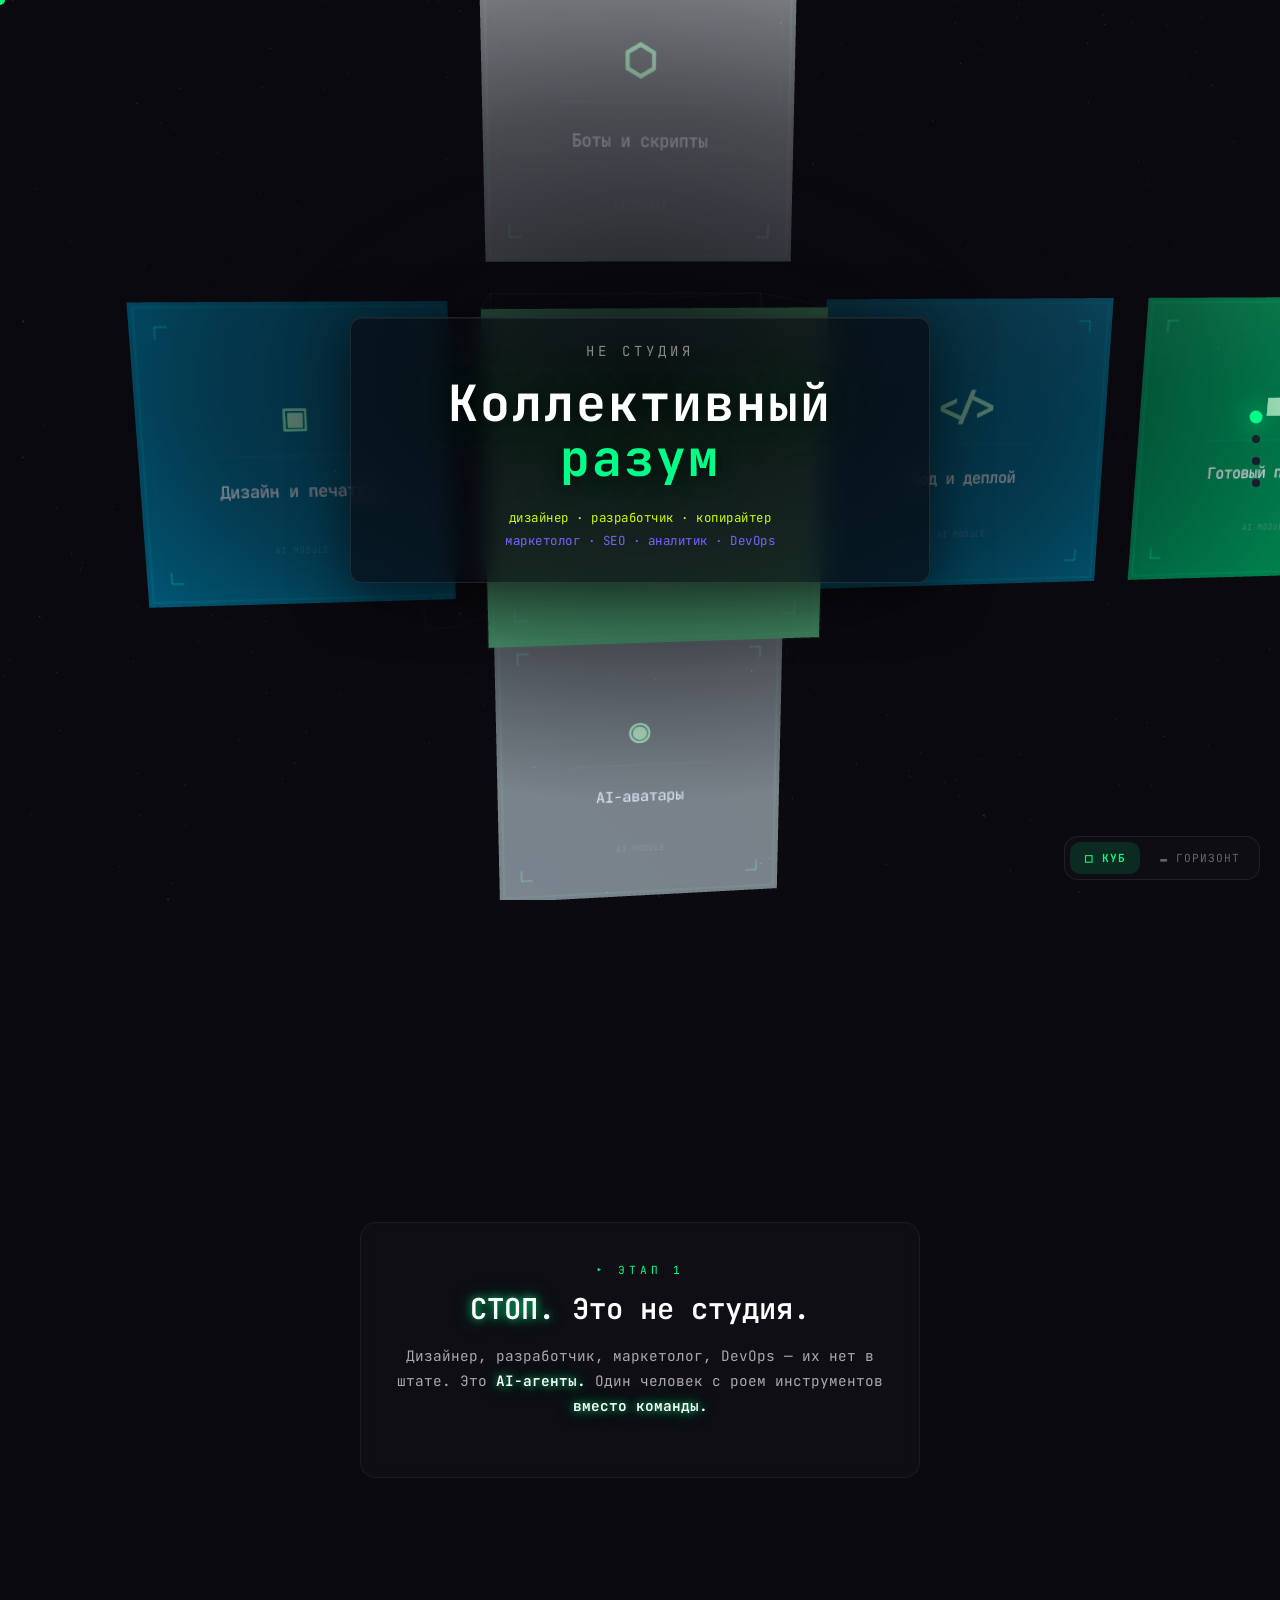
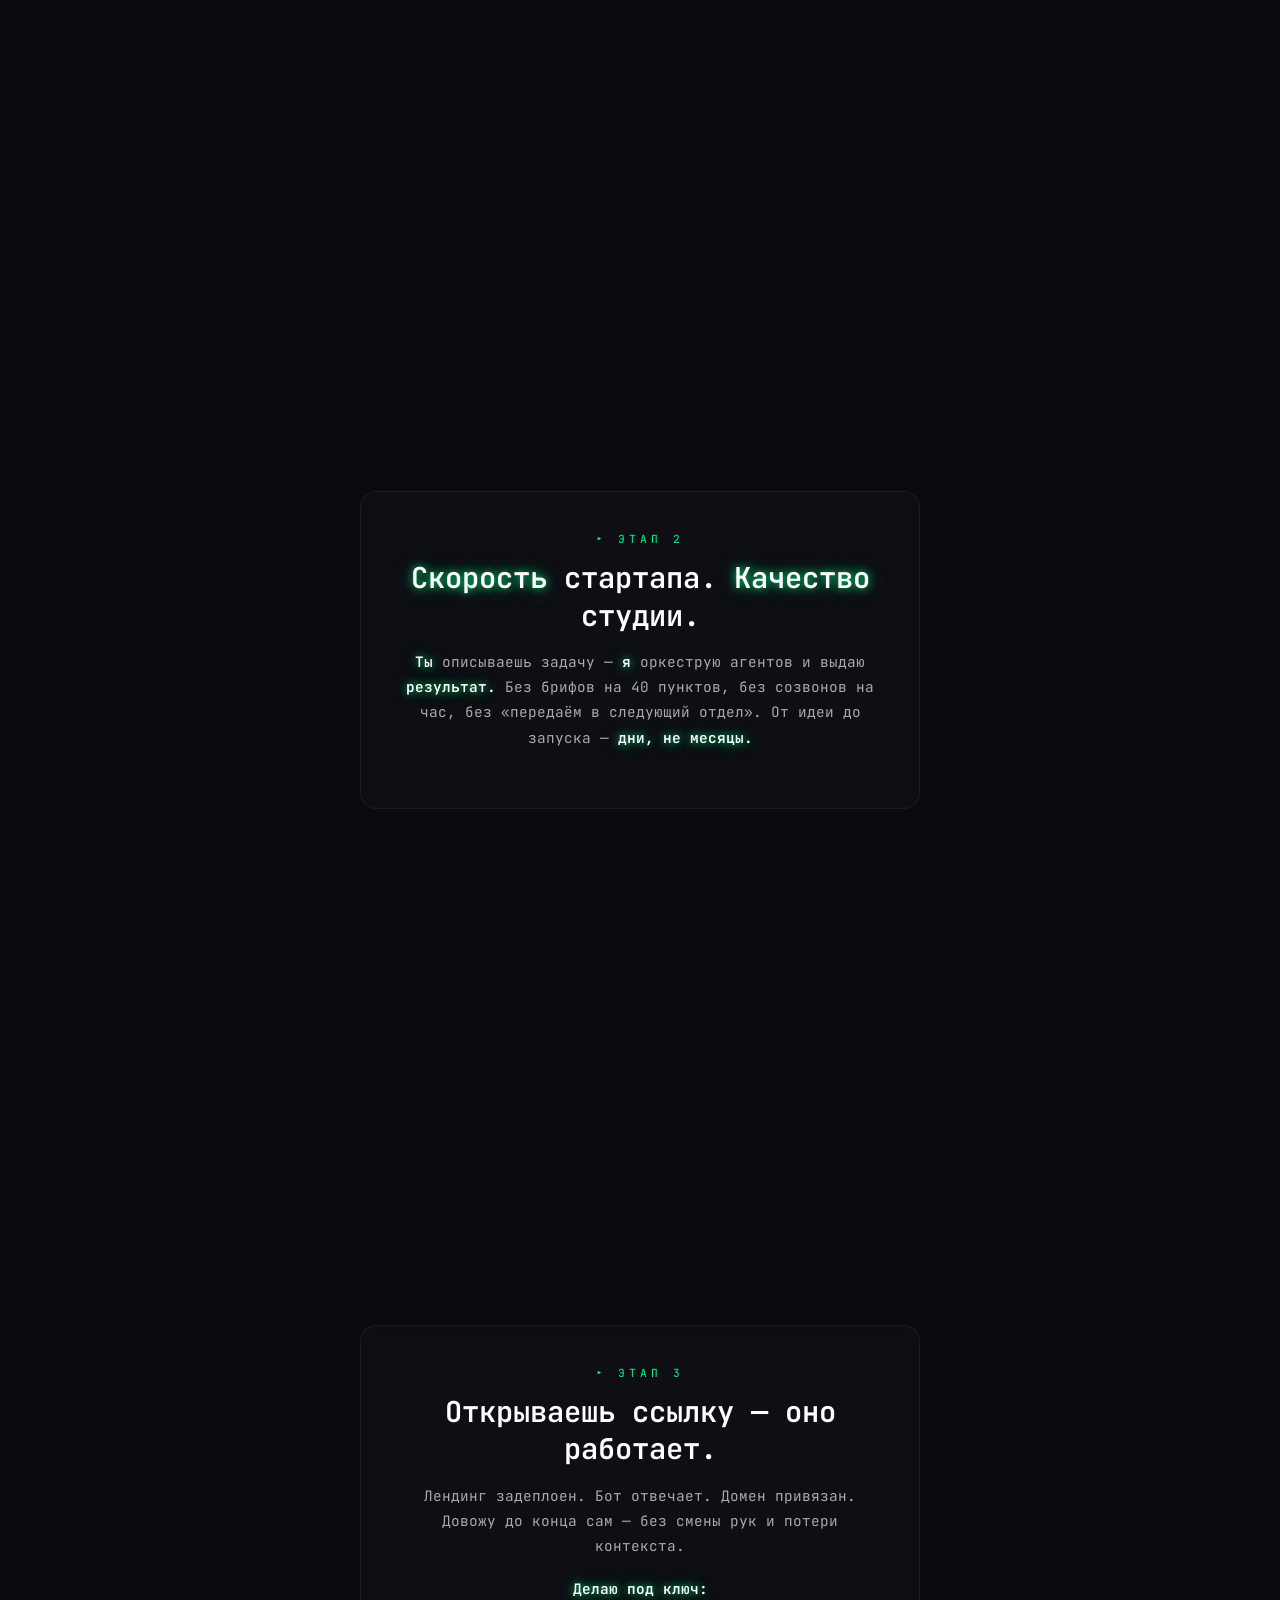
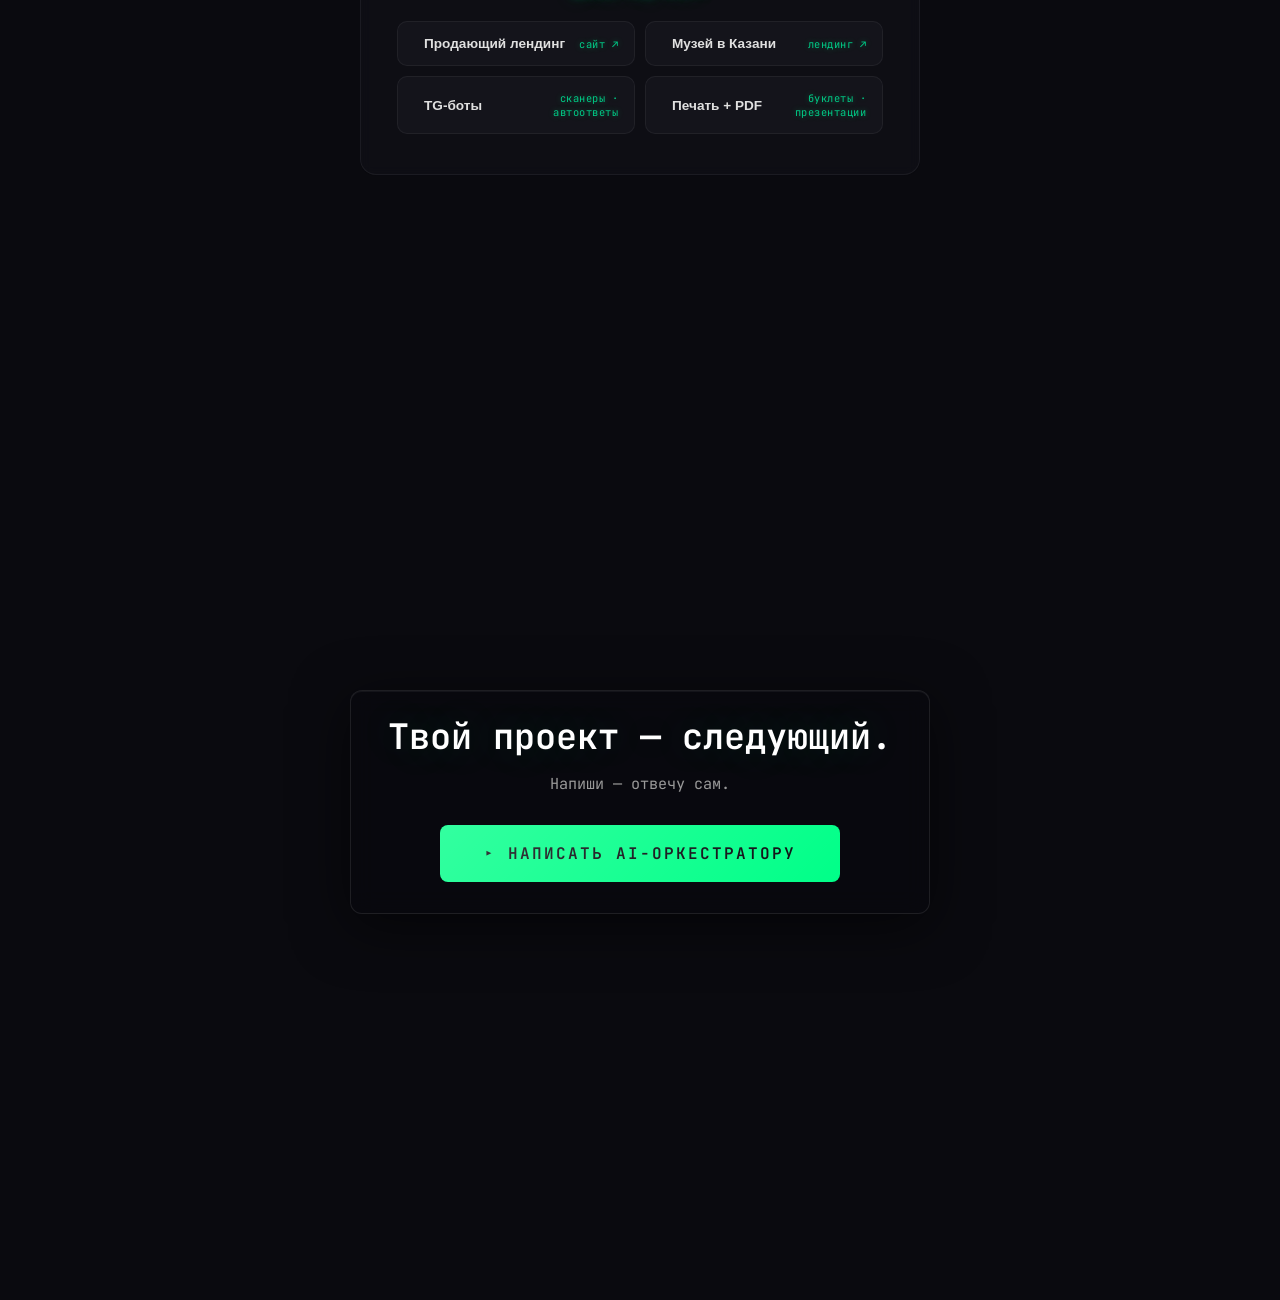
<file: index.html>
<!DOCTYPE html>
<html lang="ru">
<head>
    <meta charset="UTF-8" />
    <meta name="viewport" content="width=device-width, initial-scale=1.0" />
    <title>Один инженер вместо студии</title>
    <link rel="preconnect" href="https://fonts.googleapis.com">
    <link rel="preconnect" href="https://fonts.gstatic.com" crossorigin>
    <link href="https://fonts.googleapis.com/css2?family=Science+Gothic:wght@400;500;600;700&display=swap" rel="stylesheet">
    <link href="https://fonts.googleapis.com/css2?family=JetBrains+Mono:wght@400;600;700&display=swap" rel="stylesheet">
    <style>
        * { margin: 0; padding: 0; box-sizing: border-box; }
        #root { width: 100vw; min-height: 100vh; }
        #frame-cube,
        #frame-horiz {
            display: none;
            width: 100vw;
            height: 100vh;
            border: none;
            position: fixed;
            top: 0;
            left: 0;
            z-index: 0;
        }
        .switcher {
            position: fixed;
            bottom: 20px;
            right: 20px;
            z-index: 99999;
            display: flex;
            gap: 6px;
            background: rgba(15, 15, 20, 0.92);
            border: 1px solid rgba(255, 255, 255, 0.08);
            border-radius: 14px;
            padding: 5px;
        }
        .switcher button {
            background: transparent;
            border: none;
            color: #666;
            font-family: 'JetBrains Mono', monospace;
            font-size: 0.7rem;
            letter-spacing: 1px;
            padding: 9px 14px;
            border-radius: 10px;
            cursor: pointer;
            transition: all 0.25s;
            white-space: nowrap;
        }
        .switcher button:hover { color: #aaa; background: rgba(255, 255, 255, 0.04); }
        .switcher button.active {
            background: rgba(0, 255, 136, 0.12);
            color: #00ff88;
            font-weight: 600;
        }
        @media (max-width: 768px) {
            .switcher {
                bottom: 14px;
                right: 50%;
                transform: translateX(50%);
            }
            .switcher button { font-size: 0.65rem; padding: 7px 10px; }
            #cursor { display: none !important; }
        }
    </style>
  <script type="module" crossorigin src="./assets/index-rL3U2xZr.js"></script>
</head>
<body>
    <div id="cursor"></div>
    <div id="root"></div>
    <iframe id="frame-cube" title="Куб — mobile" allow="clipboard-write"></iframe>
    <iframe id="frame-horiz" title="Горизонтальная версия" allow="clipboard-write"></iframe>

    <div class="switcher">
        <button id="btn-cube" class="active" data-version="cube">◻ КУБ</button>
        <button id="btn-horiz" data-version="horiz">▬ ГОРИЗОНТ</button>
    </div>

</body>
</html>
</file>
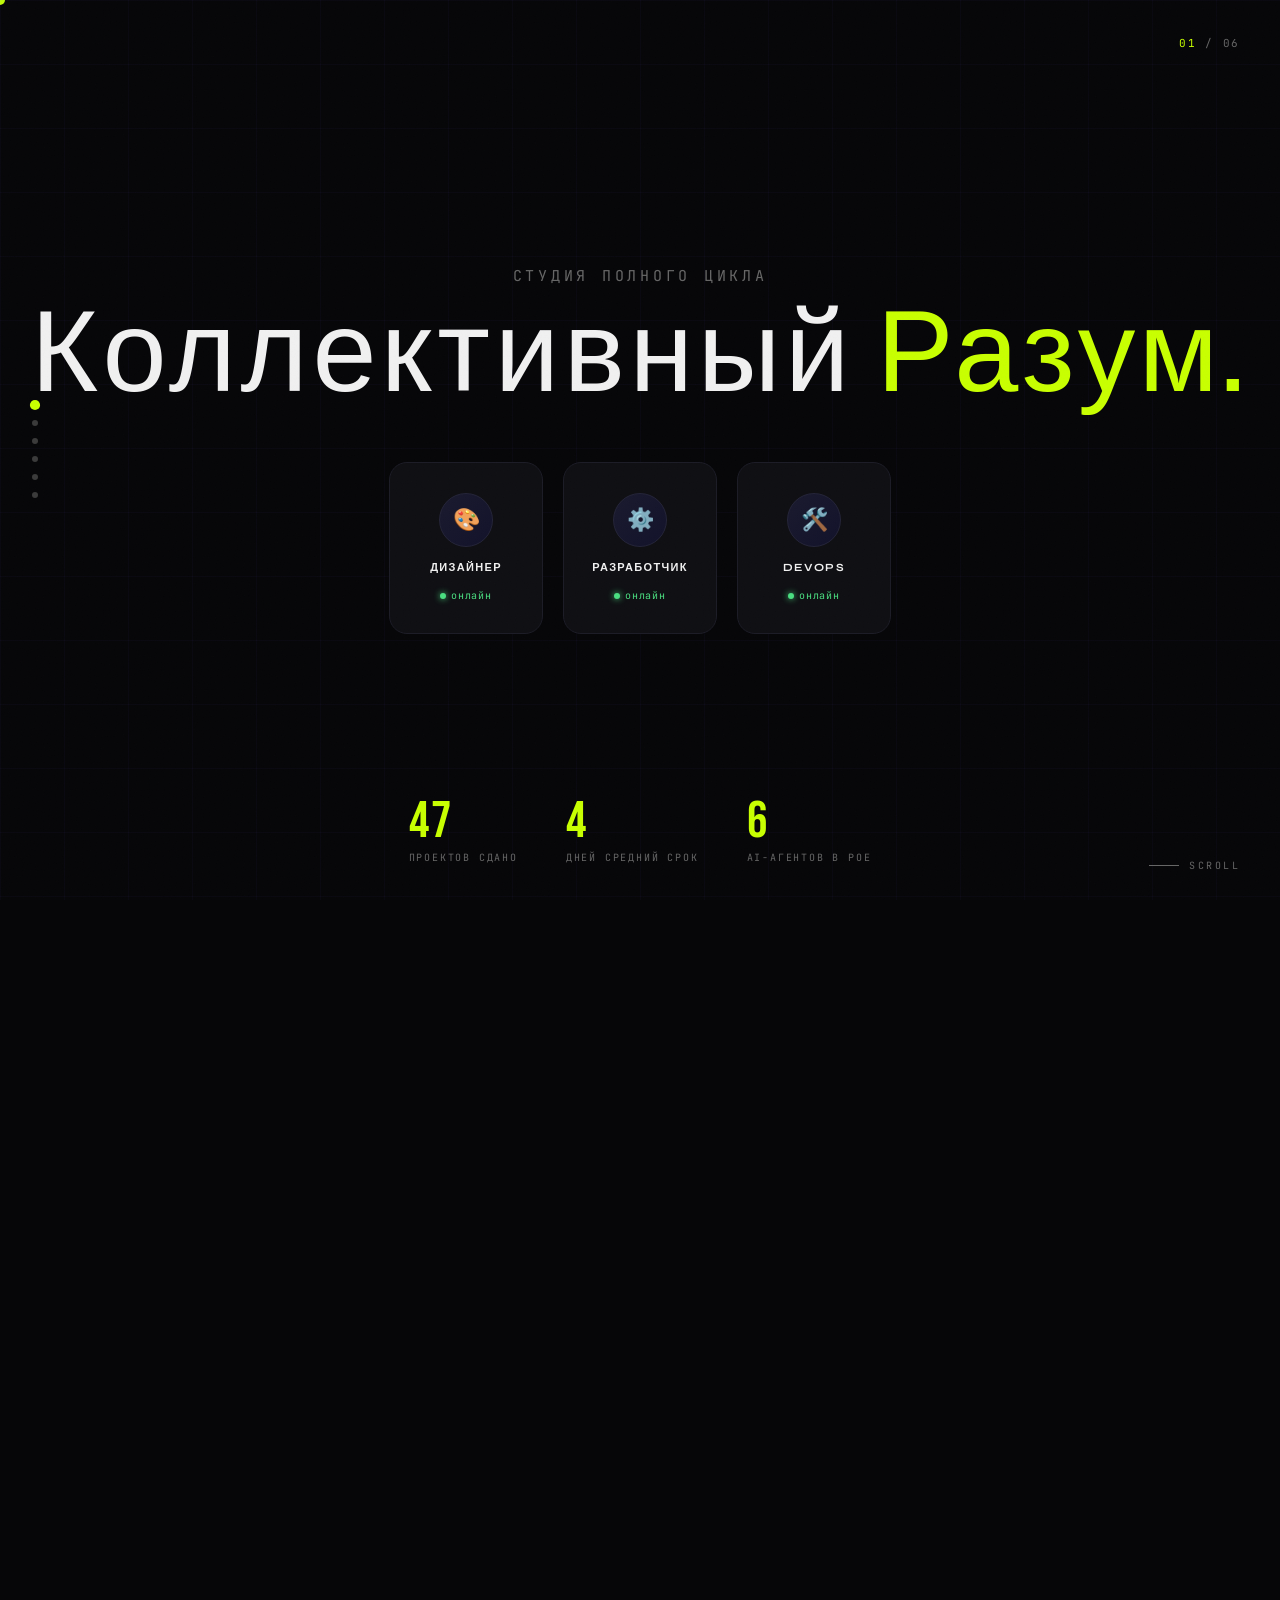
<file: version-horizontal/index.html>
<!DOCTYPE html>
<html lang="ru">
<head>
<meta charset="UTF-8">
<meta name="viewport" content="width=device-width, initial-scale=1.0">
<title>ОДИН. НО НЕ ОДИН.</title>
<link href="https://fonts.googleapis.com/css2?family=Bebas+Neue&family=Syne:wght@400;700;800&family=JetBrains+Mono:wght@300;400&display=swap" rel="stylesheet">
<style>
:root {
  --bg: #060608;
  --lime: #C8FF00;
  --violet: #7B61FF;
  --white: #F0F0F0;
  --muted: #3a3a3a;
  --muted2: #666;
  --card-bg: #0f0f13;
}
*,*::before,*::after{box-sizing:border-box;margin:0;padding:0}
html{scroll-behavior:auto}
body{background:var(--bg);color:var(--white);font-family:'Syne',sans-serif;overflow-x:hidden;cursor:none}

/* CURSOR */
#cursor{position:fixed;width:10px;height:10px;background:var(--lime);border-radius:50%;pointer-events:none;z-index:9999;transform:translate(-50%,-50%);transition:width .18s,height .18s,background .18s,opacity .2s;mix-blend-mode:difference}
#cursor.big{width:44px;height:44px}
#cursor.hidden{opacity:0}

/* NOISE */
body::after{content:'';position:fixed;inset:0;background:url("data:image/svg+xml,%3Csvg xmlns='http://www.w3.org/2000/svg' width='300' height='300'%3E%3Cfilter id='n'%3E%3CfeTurbulence type='fractalNoise' baseFrequency='.85' numOctaves='4' stitchTiles='stitch'/%3E%3C/filter%3E%3Crect width='300' height='300' filter='url(%23n)' opacity='.035'/%3E%3C/svg%3E");pointer-events:none;z-index:9997;opacity:.5}

/* PROGRESS */
#progress{position:fixed;bottom:0;left:0;height:2px;background:linear-gradient(90deg,var(--violet),var(--lime));z-index:9000;width:0;transition:width .06s linear}

/* NAV DOTS */
#nav-dots{position:fixed;left:32px;top:50%;transform:translateY(-50%);display:flex;flex-direction:column;gap:12px;z-index:9000}
.nav-dot{width:6px;height:6px;border-radius:50%;background:var(--muted);cursor:none;transition:background .3s,transform .3s}
.nav-dot.active{background:var(--lime);transform:scale(1.7)}

/* COUNTER */
#scene-counter{position:fixed;top:36px;right:40px;font-family:'JetBrains Mono',monospace;font-size:11px;color:var(--muted2);z-index:9000;letter-spacing:.15em}
#scene-counter b{color:var(--lime);font-weight:400}

/* SCROLL HINT */
#scroll-hint{position:fixed;bottom:28px;right:40px;font-family:'JetBrains Mono',monospace;font-size:10px;color:var(--muted2);letter-spacing:.25em;text-transform:uppercase;z-index:9000;display:flex;align-items:center;gap:10px;transition:opacity .4s}
#scroll-hint.hide{opacity:0}
#scroll-hint::before{content:'';width:30px;height:1px;background:var(--muted2);display:block}

/* TOOLTIP */
#agent-tip{position:fixed;background:#111118;border:1px solid var(--violet);border-radius:10px;padding:12px 16px;font-family:'JetBrains Mono',monospace;font-size:12px;line-height:1.7;color:var(--white);pointer-events:none;z-index:9500;opacity:0;transition:opacity .2s;max-width:210px}
#agent-tip.on{opacity:1}

/* TRACK */
#hscroll{display:flex;width:600vw;height:100vh;position:fixed;top:0;left:0;will-change:transform}
.scene{width:100vw;height:100vh;flex-shrink:0;display:flex;align-items:center;justify-content:center;position:relative;overflow:hidden}
.grid-bg{position:absolute;inset:0;background-image:linear-gradient(rgba(123,97,255,.035) 1px,transparent 1px),linear-gradient(90deg,rgba(123,97,255,.035) 1px,transparent 1px);background-size:64px 64px;pointer-events:none}
.fi{opacity:0;transform:translateY(24px);transition:opacity .7s ease,transform .7s ease}
.fi.on{opacity:1;transform:none}

/* ===== S1 ===== */
#s1{flex-direction:column;gap:0}
.s1-mono{font-family:'JetBrains Mono',monospace;font-size:clamp(11px,1.2vw,15px);color:var(--muted2);letter-spacing:.25em;text-transform:uppercase;text-align:center;margin-bottom:18px;z-index:2}
.s1-title{font-family:'Bebas Neue',sans-serif;font-size:clamp(52px,9vw,130px);letter-spacing:.04em;line-height:.92;text-align:center;z-index:2;margin-bottom:52px}
.s1-title .hi{color:var(--lime)}
.team-cards{display:flex;gap:20px;z-index:2}
.tcard{background:var(--card-bg);border:1px solid #1c1c26;border-radius:18px;padding:30px 22px;width:154px;text-align:center;animation:cfloat 3.2s ease-in-out infinite;position:relative}
.tcard:nth-child(2){animation-delay:.55s}
.tcard:nth-child(3){animation-delay:1.1s}
@keyframes cfloat{0%,100%{transform:translateY(0)}50%{transform:translateY(-9px)}}
.tcard-ava{width:54px;height:54px;border-radius:50%;margin:0 auto 14px;display:flex;align-items:center;justify-content:center;font-size:22px;background:linear-gradient(135deg,#1a1a2e,#12122a);border:1.5px solid #242438}
.tcard-role{font-size:11px;font-weight:700;letter-spacing:.12em;text-transform:uppercase;color:var(--white);margin-bottom:10px}
.online{display:inline-flex;align-items:center;gap:5px;font-family:'JetBrains Mono',monospace;font-size:10px;color:#4ade80;letter-spacing:.08em}
.online::before{content:'';width:6px;height:6px;background:#4ade80;border-radius:50%;box-shadow:0 0 6px #4ade80;animation:blink 2s infinite}
@keyframes blink{0%,100%{opacity:1}50%{opacity:.3}}
.s1-stats{position:absolute;bottom:36px;left:0;right:0;display:flex;justify-content:center;gap:48px;z-index:2}
.stat-num{font-family:'Bebas Neue',sans-serif;font-size:clamp(28px,4vw,52px);color:var(--lime);letter-spacing:.04em;line-height:1}
.stat-label{font-family:'JetBrains Mono',monospace;font-size:10px;color:var(--muted2);letter-spacing:.18em;text-transform:uppercase;margin-top:4px}

/* ===== S2 ===== */
#s2{flex-direction:column}
#glitch-canvas{position:absolute;inset:0;width:100%;height:100%;pointer-events:none}
.glitch-wrap{position:relative;text-align:center;z-index:2}
.stop-txt{font-family:'Bebas Neue',sans-serif;font-size:clamp(90px,18vw,240px);letter-spacing:.02em;line-height:1;color:var(--white);animation:gmain 5s infinite;display:block}
@keyframes gmain{0%,87%,100%{transform:none;text-shadow:none}88%{transform:translate(-4px,0);text-shadow:4px 0 var(--lime)}89%{transform:translate(4px,0);text-shadow:-4px 0 var(--violet)}91%{transform:translate(-2px,1px);text-shadow:2px -1px var(--lime)}93%{transform:none;text-shadow:none}}
.glitch-wrap::before,.glitch-wrap::after{content:'СТОП.';position:absolute;top:0;left:50%;transform:translateX(-50%);font-family:'Bebas Neue',sans-serif;font-size:clamp(90px,18vw,240px);letter-spacing:.02em;line-height:1;width:100%;text-align:center;pointer-events:none}
.glitch-wrap::before{color:var(--lime);animation:gb 5s infinite;clip-path:polygon(0 0,100% 0,100% 33%,0 33%)}
.glitch-wrap::after{color:var(--violet);animation:ga 5s infinite;clip-path:polygon(0 67%,100% 67%,100% 100%,0 100%)}
@keyframes gb{0%,87%,100%{transform:translateX(-50%)}88%{transform:translateX(calc(-50% + 5px))}90%{transform:translateX(calc(-50% - 5px))}93%{transform:translateX(-50%)}}
@keyframes ga{0%,87%,100%{transform:translateX(-50%)}88%{transform:translateX(calc(-50% - 5px))}90%{transform:translateX(calc(-50% + 5px))}93%{transform:translateX(-50%)}}
.twist-sub{margin-top:32px;text-align:center;z-index:2}
.twist-cross{font-family:'JetBrains Mono',monospace;font-size:clamp(12px,1.6vw,18px);color:var(--muted2);letter-spacing:.2em;text-transform:uppercase;text-decoration:line-through;margin-bottom:14px}
.twist-big{font-family:'Bebas Neue',sans-serif;font-size:clamp(36px,6.5vw,88px);letter-spacing:.06em;color:var(--lime)}

/* ===== S3 ===== */
#s3{flex-direction:column;gap:36px}
#agent-canvas{position:absolute;inset:0;width:100%;height:100%}
.sys-center{z-index:2;text-align:center;pointer-events:none}
.you-badge{width:76px;height:76px;border-radius:50%;background:linear-gradient(135deg,var(--violet),var(--lime));display:flex;align-items:center;justify-content:center;font-size:30px;margin:0 auto 14px;box-shadow:0 0 40px rgba(123,97,255,.5),0 0 80px rgba(200,255,0,.12);animation:ypulse 3s ease-in-out infinite}
@keyframes ypulse{0%,100%{box-shadow:0 0 40px rgba(123,97,255,.5),0 0 80px rgba(200,255,0,.12)}50%{box-shadow:0 0 60px rgba(123,97,255,.8),0 0 120px rgba(200,255,0,.25)}}
.you-label{font-family:'JetBrains Mono',monospace;font-size:11px;color:var(--muted2);letter-spacing:.22em;text-transform:uppercase}
.tagline{font-family:'Bebas Neue',sans-serif;font-size:clamp(22px,3.8vw,52px);letter-spacing:.06em;line-height:1.25;text-align:center;z-index:2}
.tagline .hl{color:var(--lime)}
.tagline .hv{color:var(--violet)}

/* ===== S4 ===== */
#s4{flex-direction:column;gap:44px;align-items:center}
.section-eyebrow{font-family:'JetBrains Mono',monospace;font-size:11px;color:var(--violet);letter-spacing:.3em;text-transform:uppercase;margin-bottom:10px;text-align:center}
.section-title{font-family:'Bebas Neue',sans-serif;font-size:clamp(44px,7.5vw,100px);letter-spacing:.04em;line-height:.92;text-align:center;z-index:2}
.srv-grid{display:grid;grid-template-columns:repeat(3,1fr);gap:14px;z-index:2;max-width:840px;width:90%}
.srv-tile{background:var(--card-bg);border:1px solid #18181f;border-radius:16px;padding:26px 22px;position:relative;overflow:hidden;cursor:none;transition:border-color .3s,transform .25s}
.srv-tile:hover{border-color:var(--lime);transform:translateY(-4px)}
.srv-tile::before{content:'';position:absolute;inset:0;background:radial-gradient(circle at 50% 0,rgba(200,255,0,.07) 0,transparent 65%);opacity:0;transition:opacity .3s}
.srv-tile:hover::before{opacity:1}
.srv-speed{position:absolute;top:14px;right:14px;font-family:'JetBrains Mono',monospace;font-size:10px;color:var(--lime);letter-spacing:.08em}
.srv-icon{font-size:26px;margin-bottom:12px;display:block}
.srv-name{font-family:'Syne',sans-serif;font-weight:700;font-size:14px;letter-spacing:.04em;color:var(--white);margin-bottom:6px}
.srv-desc{font-family:'JetBrains Mono',monospace;font-size:11px;color:var(--muted2);line-height:1.75}

/* ===== S5 ===== */
#s5{flex-direction:column;gap:36px;align-items:center}
.win-area{position:relative;width:88vw;height:56vh;z-index:2}
.oswin{position:absolute;background:#0d0d13;border:1px solid #1e1e2c;border-radius:12px;overflow:hidden;min-width:270px;box-shadow:0 20px 70px rgba(0,0,0,.7);cursor:grab;user-select:none;transition:box-shadow .2s;z-index:10}
.oswin.dragging{cursor:grabbing;box-shadow:0 36px 110px rgba(0,0,0,.9),0 0 28px rgba(123,97,255,.3)}
.win-bar{background:#141420;padding:9px 13px;display:flex;align-items:center;gap:7px;border-bottom:1px solid #1c1c2a}
.wd{width:9px;height:9px;border-radius:50%}
.wd.r{background:#ff5f57}.wd.y{background:#febc2e}.wd.g{background:#28c840}
.win-name{font-family:'JetBrains Mono',monospace;font-size:10px;color:var(--muted2);margin-left:5px}
.win-body{padding:18px}
.win-preview{height:90px;border-radius:8px;display:flex;align-items:center;justify-content:center;font-size:28px;margin-bottom:12px}
.win-proj{font-weight:800;font-size:14px;margin-bottom:8px}
.win-tags{display:flex;gap:6px;flex-wrap:wrap}
.wtag{font-family:'JetBrains Mono',monospace;font-size:10px;padding:3px 8px;border-radius:4px;letter-spacing:.06em}
.wt-s{background:rgba(123,97,255,.15);color:var(--violet)}
.wt-t{background:rgba(200,255,0,.1);color:var(--lime)}
.wt-c{background:rgba(240,240,240,.07);color:var(--muted2)}

/* ===== S6 ===== */
#s6{flex-direction:column;gap:36px}
.cta-bg-word{position:absolute;font-family:'Bebas Neue',sans-serif;font-size:clamp(130px,22vw,300px);color:rgba(255,255,255,.018);letter-spacing:.06em;white-space:nowrap;pointer-events:none;z-index:0;animation:bw 25s linear infinite alternate}
@keyframes bw{0%{transform:translateX(-6%)}100%{transform:translateX(6%)}}
.cta-glow{position:absolute;width:560px;height:560px;background:radial-gradient(circle,rgba(200,255,0,.055) 0,transparent 70%);border-radius:50%;pointer-events:none;z-index:0}
.cta-q{font-family:'Bebas Neue',sans-serif;font-size:clamp(70px,13vw,172px);letter-spacing:.04em;line-height:.92;text-align:center;z-index:2;position:relative}
.cta-q .accent{color:var(--lime)}
.cta-hint{font-family:'JetBrains Mono',monospace;font-size:clamp(11px,1.3vw,15px);color:var(--muted2);letter-spacing:.18em;text-transform:uppercase;text-align:center;z-index:2}
.cta-btn{display:inline-flex;align-items:center;gap:14px;background:var(--lime);color:#04040a;font-family:'Syne',sans-serif;font-weight:800;font-size:clamp(13px,1.6vw,18px);letter-spacing:.1em;text-transform:uppercase;text-decoration:none;padding:18px 46px;border-radius:100px;z-index:2;position:relative;transition:transform .2s,box-shadow .2s;box-shadow:0 0 36px rgba(200,255,0,.28);cursor:none}
.cta-btn:hover{transform:scale(1.06);box-shadow:0 0 72px rgba(200,255,0,.55)}
.cta-arrow{animation:arr 1.6s ease-in-out infinite}
@keyframes arr{0%,100%{transform:translateX(0)}50%{transform:translateX(5px)}}
.cta-online{font-family:'JetBrains Mono',monospace;font-size:12px;color:var(--muted2);letter-spacing:.1em;z-index:2;display:flex;align-items:center;gap:7px}
.cta-online::before{content:'';width:7px;height:7px;background:#4ade80;border-radius:50%;box-shadow:0 0 8px #4ade80;animation:blink 2s infinite}

/* ═══════════════════════════════════════
   MOBILE — вертикальный скролл ≤ 768px
═══════════════════════════════════════ */
@media (max-width: 768px) {

  /* убираем кастомный курсор на тач */
  body { cursor: auto; }
  #cursor { display: none; }

  /* nav dots — снизу горизонтально */
  #nav-dots {
    left: 50%; top: auto; bottom: 20px;
    transform: translateX(-50%);
    flex-direction: row; gap: 10px;
  }
  .nav-dot { cursor: pointer; }

  /* счётчик и хинт — меньше */
  #scene-counter { top: 20px; right: 16px; font-size: 10px; }
  #scroll-hint { bottom: 48px; right: 16px; font-size: 9px; }

  /* ── ОТКЛЮЧАЕМ горизонтальный трек ── */
  #hscroll {
    display: block;
    width: 100%;
    height: auto;
    position: static;
    transform: none !important;
    will-change: auto;
  }

  /* каждая сцена — полноэкранный вертикальный блок */
  .scene {
    width: 100%;
    height: auto;
    min-height: 100svh;
    flex-direction: column;
    padding: 80px 20px 60px;
    overflow: visible;
  }

  /* fade — сразу видны (анимации по intersection observer) */
  .fi { opacity: 0; transform: translateY(16px); }
  .fi.on { opacity: 1; transform: none; }

  /* ── S1 ── */
  #s1 { gap: 24px; justify-content: center; }
  .s1-mono { font-size: 10px; letter-spacing: .18em; margin-bottom: 10px; }
  .s1-title { font-size: clamp(48px, 14vw, 80px); margin-bottom: 28px; }
  .team-cards { gap: 10px; justify-content: center; flex-wrap: wrap; }
  .tcard { width: 100px; padding: 18px 12px; border-radius: 14px; }
  .tcard-ava { width: 40px; height: 40px; font-size: 16px; margin-bottom: 8px; }
  .tcard-role { font-size: 9px; }
  .online { font-size: 9px; }
  .s1-stats {
    position: static;
    margin-top: 28px;
    gap: 24px;
    flex-wrap: wrap;
    justify-content: center;
  }
  .stat-num { font-size: clamp(32px, 8vw, 48px); }
  .stat-label { font-size: 9px; }

  /* ── S2 ── */
  #s2 { justify-content: center; gap: 20px; padding-top: 100px; }
  .stop-txt { font-size: clamp(72px, 20vw, 120px); }
  .glitch-wrap::before, .glitch-wrap::after {
    font-size: clamp(72px, 20vw, 120px);
  }
  .twist-cross { font-size: 11px; letter-spacing: .12em; }
  .twist-big { font-size: clamp(32px, 9vw, 56px); }
  #glitch-canvas { display: none; } /* тяжело на слабых телефонах */

  /* ── S3 ── */
  #s3 { gap: 20px; justify-content: center; }
  #agent-canvas { display: none; } /* заменяем статичным списком */
  .agent-list-mobile {
    display: flex !important;
    flex-wrap: wrap;
    gap: 8px;
    justify-content: center;
    z-index: 2;
    margin-top: 8px;
  }
  .alm-item {
    background: rgba(123,97,255,.12);
    border: 1px solid rgba(123,97,255,.3);
    border-radius: 8px;
    padding: 7px 12px;
    font-family: 'JetBrains Mono', monospace;
    font-size: 11px;
    color: var(--violet);
    letter-spacing: .08em;
  }
  .you-badge { width: 60px; height: 60px; font-size: 24px; }
  .you-label { font-size: 9px; }
  .tagline { font-size: clamp(20px, 5.5vw, 36px); }

  /* ── S4 ── */
  #s4 { gap: 24px; }
  .section-title { font-size: clamp(40px, 12vw, 72px); }
  .srv-grid {
    grid-template-columns: 1fr 1fr;
    gap: 10px;
    width: 100%;
    max-width: 100%;
  }
  .srv-tile { padding: 18px 14px; border-radius: 12px; }
  .srv-icon { font-size: 20px; margin-bottom: 8px; }
  .srv-name { font-size: 12px; }
  .srv-desc { font-size: 10px; line-height: 1.6; }
  .srv-speed { font-size: 9px; top: 10px; right: 10px; }

  /* ── S5 ── */
  #s5 { gap: 20px; }
  .win-area {
    width: 100%;
    height: auto;
    display: flex;
    flex-direction: column;
    gap: 12px;
    position: static;
  }
  /* на мобилке окна — вертикальный список, не перетаскиваемые */
  .oswin {
    position: static !important;
    width: 100% !important;
    min-width: unset;
    cursor: default;
    box-shadow: 0 8px 32px rgba(0,0,0,.5);
  }
  .oswin.dragging { cursor: default; box-shadow: 0 8px 32px rgba(0,0,0,.5); }
  .win-preview { height: 70px; font-size: 22px; }
  .win-proj { font-size: 13px; }

  /* ── S6 ── */
  #s6 { gap: 24px; justify-content: center; }
  .cta-q { font-size: clamp(56px, 16vw, 100px); }
  .cta-hint { font-size: 10px; letter-spacing: .12em; }
  .cta-btn {
    padding: 16px 32px;
    font-size: 14px;
    cursor: pointer;
  }
  .cta-online { font-size: 11px; }
  .cta-bg-word { font-size: clamp(80px, 28vw, 160px); }
}

/* extra small */
@media (max-width: 400px) {
  .team-cards { gap: 8px; }
  .tcard { width: 88px; padding: 14px 10px; }
  .srv-grid { grid-template-columns: 1fr; }
}
</style>
</head>
<body>

<div id="cursor"></div>
<div id="progress"></div>
<div id="agent-tip"></div>

<div id="nav-dots">
  <div class="nav-dot active" data-s="0"></div>
  <div class="nav-dot" data-s="1"></div>
  <div class="nav-dot" data-s="2"></div>
  <div class="nav-dot" data-s="3"></div>
  <div class="nav-dot" data-s="4"></div>
  <div class="nav-dot" data-s="5"></div>
</div>

<div id="scene-counter"><b id="snum">01</b> / 06</div>
<div id="scroll-hint">scroll</div>

<div id="hscroll">

  <!-- SCENE 1: ЛОВУШКА -->
  <section class="scene" id="s1">
    <div class="grid-bg"></div>
    <div class="s1-mono fi" id="f11">СТУДИЯ ПОЛНОГО ЦИКЛА</div>
    <div style="display:flex;flex-direction:column;align-items:center;z-index:2">
      <div class="s1-title fi" id="f12" style="transition-delay:.2s">
        Коллективный 
        <span class="hi">Разум.</span>
      </div>
      <div class="team-cards fi" id="f13" style="transition-delay:.45s">
        <div class="tcard">
          <div class="tcard-ava">🎨</div>
          <div class="tcard-role">Дизайнер</div>
          <div class="online">онлайн</div>
        </div>
        <div class="tcard">
          <div class="tcard-ava">⚙️</div>
          <div class="tcard-role">Разработчик</div>
          <div class="online">онлайн</div>
        </div>
        <div class="tcard">
          <div class="tcard-ava">🛠️</div>
          <div class="tcard-role">DevOps</div>
          <div class="online">онлайн</div>
        </div>
      </div>
    </div>
    <div class="s1-stats fi" id="f14" style="transition-delay:.7s">
      <div class="stat-item">
        <div class="stat-num" id="cnt1">0</div>
        <div class="stat-label">проектов сдано</div>
      </div>
      <div class="stat-item">
        <div class="stat-num" id="cnt2">0</div>
        <div class="stat-label">дней средний срок</div>
      </div>
      <div class="stat-item">
        <div class="stat-num" id="cnt3">0</div>
        <div class="stat-label">AI-агентов в рое</div>
      </div>
    </div>
  </section>

  <!-- SCENE 2: ТВИСТ -->
  <section class="scene" id="s2">
    <canvas id="glitch-canvas"></canvas>
    <div style="display:flex;flex-direction:column;align-items:center;gap:28px;z-index:2">
      <div class="glitch-wrap fi" id="f21">
        <span class="stop-txt">СТОП.</span>
      </div>
      <div class="twist-sub fi" id="f22" style="transition-delay:.35s">
        <div class="twist-cross">команда из трёх специалистов</div>
        <div class="twist-big">Я ОДИН. С РОЕМ.</div>
      </div>
    </div>
  </section>

  <!-- SCENE 3: СИСТЕМА -->
  <section class="scene" id="s3">
    <canvas id="agent-canvas"></canvas>
    <div style="display:flex;flex-direction:column;align-items:center;gap:28px;z-index:2;pointer-events:none">
      <div class="sys-center fi" id="f31">
        <div class="you-badge">👤</div>
        <div class="you-label">наведите на агента</div>
      </div>
      <div class="tagline fi" id="f32" style="transition-delay:.3s">
        СКОРОСТЬ СТАРТАПА.<br>
        КАЧЕСТВО <span class="hl">СТУДИИ.</span><br>
        ЦЕНА <span class="hv">ФРИЛАНСЕРА.</span>
      </div>
      <div class="agent-list-mobile fi" id="f33" style="display:none;transition-delay:.5s">
        <div class="alm-item">α — UI/UX</div>
        <div class="alm-item">β — Frontend</div>
        <div class="alm-item">γ — Backend</div>
        <div class="alm-item">δ — DevOps</div>
        <div class="alm-item">ε — Copy</div>
        <div class="alm-item">ζ — QA</div>
      </div>
    </div>
  </section>

  <!-- SCENE 4: УСЛУГИ -->
  <section class="scene" id="s4">
    <div class="grid-bg"></div>
    <div style="display:flex;flex-direction:column;align-items:center;gap:44px;z-index:2;width:100%">
      <div class="fi" id="f41">
        <div class="section-eyebrow">// что я делаю</div>
        <div class="section-title">ПОЛНЫЙ ЦИКЛ</div>
      </div>
      <div class="srv-grid fi" id="f42" style="transition-delay:.2s">
        <div class="srv-tile">
          <span class="srv-speed">⚡ 3–7 дней</span>
          <span class="srv-icon">🌐</span>
          <div class="srv-name">Сайты под ключ</div>
          <div class="srv-desc">Лендинг, корпоратив, магазин — от идеи до деплоя</div>
        </div>
        <div class="srv-tile">
          <span class="srv-speed">⚡ 1–3 дня</span>
          <span class="srv-icon">🤖</span>
          <div class="srv-name">Telegram-боты</div>
          <div class="srv-desc">Магазин, запись, GPT — любая логика</div>
        </div>
        <div class="srv-tile">
          <span class="srv-speed">⚡ 1–2 дня</span>
          <span class="srv-icon">🎨</span>
          <div class="srv-name">Дизайн & Бренд</div>
          <div class="srv-desc">UI/UX, фирмстиль, буклеты, презентации</div>
        </div>
        <div class="srv-tile">
          <span class="srv-speed">⚡ 24 часа</span>
          <span class="srv-icon">⚡</span>
          <div class="srv-name">Быстрые лендинги</div>
          <div class="srv-desc">Конверсионный лендинг. Именно как этот.</div>
        </div>
        <div class="srv-tile">
          <span class="srv-speed">⚡ 2–4 дня</span>
          <span class="srv-icon">📱</span>
          <div class="srv-name">Вёрстка & адаптив</div>
          <div class="srv-desc">Pixel-perfect по макету. Работает везде.</div>
        </div>
        <div class="srv-tile">
          <span class="srv-speed">⚡ по задаче</span>
          <span class="srv-icon">🔧</span>
          <div class="srv-name">Любая задача</div>
          <div class="srv-desc">Парсер, API, автоматизация — просто напишите.</div>
        </div>
      </div>
    </div>
  </section>

  <!-- SCENE 5: ПОРТФОЛИО -->
  <section class="scene" id="s5">
    <div class="grid-bg"></div>
    <div style="display:flex;flex-direction:column;align-items:center;gap:32px;z-index:2;width:100%">
      <div class="fi" id="f51">
        <div class="section-eyebrow" style="color:var(--lime)">// портфолио</div>
        <div class="section-title">КЕЙСЫ</div>
      </div>
      <div class="win-area" id="win-area">

        <div class="oswin fi" id="f52" style="top:0;left:1%;width:278px;transition-delay:.1s">
          <div class="win-bar"><div class="wd r"></div><div class="wd y"></div><div class="wd g"></div><span class="win-name">project_01.app</span></div>
          <div class="win-body">
            <div class="win-preview" style="background:linear-gradient(135deg,#7B61FF22,#C8FF0022)">🛒</div>
            <div class="win-proj">Интернет-магазин</div>
            <div class="win-tags"><span class="wtag wt-s">Next.js</span><span class="wtag wt-t">5 дней</span><span class="wtag wt-c">e-commerce</span></div>
          </div>
        </div>

        <div class="oswin fi" id="f53" style="top:12%;left:27%;width:288px;transition-delay:.2s">
          <div class="win-bar"><div class="wd r"></div><div class="wd y"></div><div class="wd g"></div><span class="win-name">bot_crm.app</span></div>
          <div class="win-body">
            <div class="win-preview" style="background:linear-gradient(135deg,#00ff8822,#7B61FF22)">🤖</div>
            <div class="win-proj">CRM-бот для клиники</div>
            <div class="win-tags"><span class="wtag wt-s">Python</span><span class="wtag wt-t">3 дня</span><span class="wtag wt-c">telegram</span></div>
          </div>
        </div>

        <div class="oswin fi" id="f54" style="top:4%;left:57%;width:272px;transition-delay:.3s">
          <div class="win-bar"><div class="wd r"></div><div class="wd y"></div><div class="wd g"></div><span class="win-name">brand_kit.app</span></div>
          <div class="win-body">
            <div class="win-preview" style="background:linear-gradient(135deg,#ff006622,#C8FF0022)">🎨</div>
            <div class="win-proj">Брендинг стартапа</div>
            <div class="win-tags"><span class="wtag wt-s">Figma</span><span class="wtag wt-t">2 дня</span><span class="wtag wt-c">branding</span></div>
          </div>
        </div>

        <div class="oswin fi" id="f55" style="top:52%;left:10%;width:280px;transition-delay:.15s">
          <div class="win-bar"><div class="wd r"></div><div class="wd y"></div><div class="wd g"></div><span class="win-name">saas_landing.app</span></div>
          <div class="win-body">
            <div class="win-preview" style="background:linear-gradient(135deg,#C8FF0022,#7B61FF22)">🚀</div>
            <div class="win-proj">SaaS лендинг</div>
            <div class="win-tags"><span class="wtag wt-s">HTML/CSS</span><span class="wtag wt-t">1 день</span><span class="wtag wt-c">landing</span></div>
          </div>
        </div>

        <div class="oswin fi" id="f56" style="top:50%;left:43%;width:276px;transition-delay:.25s">
          <div class="win-bar"><div class="wd r"></div><div class="wd y"></div><div class="wd g"></div><span class="win-name">parser_tool.app</span></div>
          <div class="win-body">
            <div class="win-preview" style="background:linear-gradient(135deg,#00bfff22,#C8FF0022)">⚙️</div>
            <div class="win-proj">Парсер + авто-отчёты</div>
            <div class="win-tags"><span class="wtag wt-s">Python</span><span class="wtag wt-t">2 дня</span><span class="wtag wt-c">automation</span></div>
          </div>
        </div>

      </div>
    </div>
  </section>

  <!-- SCENE 6: CTA -->
  <section class="scene" id="s6">
    <div class="cta-bg-word">ВАЙБКОД</div>
    <div class="cta-glow"></div>
    <div class="cta-q fi" id="f61">ЕСТЬ<br>ЗАДАЧА<span class="accent">?</span></div>
    <div class="cta-hint fi" id="f62" style="transition-delay:.2s">ОБЫЧНО ОТВЕЧАЮ ЗА 15 МИНУТ</div>
    <a href="https://t.me/yourusername" class="cta-btn fi" id="f63" style="transition-delay:.38s">
      Написать в Telegram <span class="cta-arrow">→</span>
    </a>
    <div class="cta-online fi" id="f64" style="transition-delay:.55s">Онлайн сейчас</div>
  </section>

</div>

<script>
'use strict';

const IS_MOBILE = window.innerWidth <= 768;

// ── CURSOR (desktop only) ──
const cur = document.getElementById('cursor');
if (!IS_MOBILE) {
  document.addEventListener('mousemove', e => {
    cur.style.left = e.clientX + 'px';
    cur.style.top  = e.clientY + 'px';
    cur.classList.remove('hidden');
  });
  document.addEventListener('mouseleave', () => cur.classList.add('hidden'));
  document.querySelectorAll('a,button,.srv-tile,.tcard,.oswin,.nav-dot').forEach(el => {
    el.addEventListener('mouseenter', () => cur.classList.add('big'));
    el.addEventListener('mouseleave', () => cur.classList.remove('big'));
  });
}

// ── FADE IN ──
const fired = new Set();
const FADES = {
  0: ['f11','f12','f13','f14'],
  1: ['f21','f22'],
  2: ['f31','f32','f33'],
  3: ['f41','f42'],
  4: ['f51','f52','f53','f54','f55','f56'],
  5: ['f61','f62','f63','f64'],
};

function fadein(ids) {
  ids.forEach((id, i) => {
    if (fired.has(id)) return;
    fired.add(id);
    const el = document.getElementById(id);
    if (el) setTimeout(() => el.classList.add('on'), i * 180);
  });
}

function initScene(si) {
  fadein(FADES[si] || []);
  if (si === 0 && !fired.has('__cnt')) { fired.add('__cnt'); animCount('cnt1',47,900); animCount('cnt2',4,700); animCount('cnt3',6,600); }
  if (si === 1 && !fired.has('__glitch') && !IS_MOBILE) { fired.add('__glitch'); initGlitch(); }
  if (si === 2 && !fired.has('__net')   && !IS_MOBILE) { fired.add('__net');   initNet(); }
}

// ══════════════════════════════════════
// MOBILE — вертикальный скролл
// ══════════════════════════════════════
if (IS_MOBILE) {
  // показать список агентов вместо canvas
  const aml = document.getElementById('f33');
  if (aml) aml.style.display = 'flex';

  // убрать draggable у окон
  document.querySelectorAll('.oswin').forEach(w => w.style.cursor = 'default');

  // IntersectionObserver для fade-in
  const io = new IntersectionObserver(entries => {
    entries.forEach(e => { if (e.isIntersecting) { e.target.classList.add('on'); io.unobserve(e.target); } });
  }, { threshold: 0.12 });
  document.querySelectorAll('.fi').forEach(el => io.observe(el));

  // счётчики по видимости
  const cntIO = new IntersectionObserver(entries => {
    entries.forEach(e => {
      if (e.isIntersecting && !fired.has('__cnt')) {
        fired.add('__cnt');
        animCount('cnt1',47,900); animCount('cnt2',4,700); animCount('cnt3',6,600);
        cntIO.unobserve(e.target);
      }
    });
  }, { threshold: 0.3 });
  const statsEl = document.getElementById('f14');
  if (statsEl) cntIO.observe(statsEl);

  // прогресс-бар и nav-dots при вертикальном скролле
  const scenes = document.querySelectorAll('.scene');
  window.addEventListener('scroll', () => {
    const sy = window.scrollY;
    const maxY = document.body.scrollHeight - innerHeight;
    document.getElementById('progress').style.width = (sy / maxY * 100) + '%';
    let current = 0;
    scenes.forEach((s, i) => { if (s.getBoundingClientRect().top <= innerHeight * 0.5) current = i; });
    document.getElementById('snum').textContent = String(current + 1).padStart(2,'0');
    document.querySelectorAll('.nav-dot').forEach((d, i) => d.classList.toggle('active', i === current));
    document.getElementById('scroll-hint').classList.toggle('hide', current === 5);
  }, { passive: true });

  // nav dot click
  document.querySelectorAll('.nav-dot').forEach(d => {
    d.addEventListener('click', () => {
      const s = scenes[+d.dataset.s];
      if (s) s.scrollIntoView({ behavior: 'smooth' });
    });
  });

// ══════════════════════════════════════
// DESKTOP — горизонтальный скролл
// ══════════════════════════════════════
} else {
  const TOTAL = 6;
  const track = document.getElementById('hscroll');
  let lastSI = -1;

  function setupDesktopScrollHeight() {
    document.body.style.height = (TOTAL * 100) + 'vh';
    document.documentElement.style.overflow = 'auto';
    document.body.style.overflow = 'auto';
  }

  function onScroll() {
    const sy  = window.scrollY;
    const maxY = Math.max(document.body.scrollHeight - innerHeight, 1);
    const p   = Math.min(Math.max(sy / maxY, 0), 1);
    track.style.transform = `translateX(${-(p * (TOTAL-1) * 100)}vw)`;
    document.getElementById('progress').style.width = (p * 100) + '%';
    const si = Math.round(p * (TOTAL - 1));
    document.getElementById('snum').textContent = String(si + 1).padStart(2, '0');
    document.querySelectorAll('.nav-dot').forEach((d, i) => d.classList.toggle('active', i === si));
    document.getElementById('scroll-hint').classList.toggle('hide', si === TOTAL - 1);
    if (si !== lastSI) { lastSI = si; initScene(si); }
  }

  window.reinitHorizontalScroll = function () {
    setupDesktopScrollHeight();
    lastSI = -1;
    window.scrollTo(0, 0);
    onScroll();
    setTimeout(() => initScene(0), 120);
  };

  setupDesktopScrollHeight();
  window.addEventListener('scroll', onScroll, { passive: true });
  window.addEventListener('resize', () => {
    if (window.innerWidth > 768) setupDesktopScrollHeight();
  }, { passive: true });
  onScroll();
  setTimeout(() => initScene(0), 280);

  document.querySelectorAll('.nav-dot').forEach(d => {
    d.addEventListener('click', () => {
      const si = +d.dataset.s;
      const maxY = Math.max(document.body.scrollHeight - innerHeight, 1);
      window.scrollTo({ top: (si / (TOTAL-1)) * maxY, behavior: 'smooth' });
    });
  });
}

// ── COUNTER ──
function animCount(id, target, dur) {
  const el = document.getElementById(id);
  if (!el) return;
  const t0 = performance.now();
  (function tick(now) {
    const t = Math.min((now - t0) / dur, 1);
    el.textContent = Math.round((1 - Math.pow(1 - t, 3)) * target);
    if (t < 1) requestAnimationFrame(tick);
  })(t0);
}

// ── GLITCH PARTICLES ──
function initGlitch() {
  const cv = document.getElementById('glitch-canvas');
  const cx = cv.getContext('2d');
  function resize() { cv.width = cv.offsetWidth; cv.height = cv.offsetHeight; }
  resize();
  const pts = Array.from({length:55}, () => ({
    x: Math.random() * cv.width, y: Math.random() * cv.height,
    vx: (Math.random()-.5)*.55, vy: (Math.random()-.5)*.55,
    r: Math.random()*1.8+.4, a: Math.random(),
    c: Math.random()>.5 ? '123,97,255' : '200,255,0',
  }));
  (function draw() {
    cx.clearRect(0,0,cv.width,cv.height);
    pts.forEach(p => {
      p.x+=p.vx; p.y+=p.vy; p.a+=.007;
      if(p.x<0||p.x>cv.width) p.vx*=-1;
      if(p.y<0||p.y>cv.height) p.vy*=-1;
      cx.beginPath(); cx.arc(p.x,p.y,p.r,0,Math.PI*2);
      cx.fillStyle=`rgba(${p.c},${(Math.sin(p.a)*.5+.5)*.45})`;
      cx.fill();
    });
    requestAnimationFrame(draw);
  })();
}

// ── AGENT NETWORK ──
function initNet() {
  const cv = document.getElementById('agent-canvas');
  const cx = cv.getContext('2d');
  function resize() { cv.width=cv.offsetWidth; cv.height=cv.offsetHeight; build(); }
  window.addEventListener('resize', resize);

  const AGENTS = [
    {label:'α — UI/UX',    desc:'Нарисовал этот лендинг.\n~4 часа.'},
    {label:'β — Frontend', desc:'HTML, CSS, JS.\n~3 часа.'},
    {label:'γ — Backend',  desc:'API, база, сервер.\nПараллельно.'},
    {label:'δ — DevOps',   desc:'Деплой, CI/CD.\n~1 час.'},
    {label:'ε — Copy',     desc:'Все тексты.\n~2 часа.'},
    {label:'ζ — QA',       desc:'Тестирование.\n~1 час.'},
  ];
  let nodes = [];

  function build() {
    cv.width=cv.offsetWidth; cv.height=cv.offsetHeight;
    const CCX=cv.width/2, CCY=cv.height/2, R=Math.min(cv.width,cv.height)*.3;
    nodes = AGENTS.map((a,i) => {
      const ang = (i/AGENTS.length)*Math.PI*2 - Math.PI/2;
      return { bx:CCX+Math.cos(ang)*R, by:CCY+Math.sin(ang)*R,
               x:0, y:0, ph:Math.random()*Math.PI*2,
               label:a.label, desc:a.desc, hov:false };
    });
  }
  build();

  const tip = document.getElementById('agent-tip');
  cv.style.pointerEvents = 'all';

  cv.addEventListener('mousemove', e => {
    const rc=cv.getBoundingClientRect(), ex=e.clientX-rc.left, ey=e.clientY-rc.top;
    let found=false;
    nodes.forEach(n => {
      n.hov = Math.hypot(ex-n.x, ey-n.y) < 22;
      if (n.hov) {
        found=true;
        tip.innerHTML=`<strong style="color:var(--lime)">${n.label}</strong><br>${n.desc.replace('\n','<br>')}`;
        tip.style.left=(e.clientX+18)+'px'; tip.style.top=(e.clientY-12)+'px';
        tip.classList.add('on');
      }
    });
    if (!found) tip.classList.remove('on');
  });
  cv.addEventListener('mouseleave', () => { tip.classList.remove('on'); nodes.forEach(n=>n.hov=false); });

  (function draw(t) {
    cx.clearRect(0,0,cv.width,cv.height);
    const CCX=cv.width/2, CCY=cv.height/2;
    nodes.forEach(n => {
      n.x = n.bx + Math.sin(t*.001+n.ph)*6;
      n.y = n.by + Math.cos(t*.0013+n.ph)*6;
    });
    nodes.forEach((n,i) => {
      const g=cx.createLinearGradient(CCX,CCY,n.x,n.y);
      g.addColorStop(0,n.hov?'rgba(200,255,0,.55)':'rgba(123,97,255,.35)');
      g.addColorStop(1,'rgba(0,0,0,0)');
      cx.beginPath(); cx.moveTo(CCX,CCY); cx.lineTo(n.x,n.y);
      cx.strokeStyle=g; cx.lineWidth=n.hov?2:1; cx.stroke();
      const nx=nodes[(i+1)%nodes.length];
      cx.beginPath(); cx.moveTo(n.x,n.y); cx.lineTo(nx.x,nx.y);
      cx.strokeStyle='rgba(123,97,255,.07)'; cx.lineWidth=1; cx.stroke();
    });
    const cg=cx.createRadialGradient(CCX,CCY,0,CCX,CCY,44);
    cg.addColorStop(0,'rgba(200,255,0,.12)'); cg.addColorStop(1,'rgba(0,0,0,0)');
    cx.beginPath(); cx.arc(CCX,CCY,44,0,Math.PI*2); cx.fillStyle=cg; cx.fill();
    nodes.forEach(n => {
      const r=n.hov?17:11;
      const eg=cx.createRadialGradient(n.x,n.y,0,n.x,n.y,r*3);
      eg.addColorStop(0,n.hov?'rgba(200,255,0,.3)':'rgba(123,97,255,.18)');
      eg.addColorStop(1,'rgba(0,0,0,0)');
      cx.beginPath(); cx.arc(n.x,n.y,r*3,0,Math.PI*2); cx.fillStyle=eg; cx.fill();
      cx.beginPath(); cx.arc(n.x,n.y,r,0,Math.PI*2);
      cx.fillStyle=n.hov?'rgba(200,255,0,.9)':'rgba(123,97,255,.65)'; cx.fill();
      cx.strokeStyle=n.hov?'#C8FF00':'rgba(123,97,255,.85)'; cx.lineWidth=1.5; cx.stroke();
      cx.fillStyle=n.hov?'#C8FF00':'rgba(240,240,240,.55)';
      cx.font=`${n.hov?'bold ':''}11px JetBrains Mono,monospace`;
      cx.textAlign='center';
      cx.fillText(n.label.split(' ')[0], n.x, n.y+r+15);
    });
    requestAnimationFrame(draw);
  })(0);
}

// ── DRAGGABLE WINDOWS ──
let zTop = 20;
document.querySelectorAll('.oswin').forEach(win => {
  let drag=false, sx,sy,ox,oy;
  win.addEventListener('mousedown', e => {
    drag=true; win.classList.add('dragging'); zTop++; win.style.zIndex=zTop;
    sx=e.clientX; sy=e.clientY;
    const wr=win.getBoundingClientRect(), ar=document.getElementById('win-area').getBoundingClientRect();
    ox=wr.left-ar.left; oy=wr.top-ar.top; e.preventDefault();
  });
  document.addEventListener('mousemove', e => {
    if (!drag) return;
    win.style.left=(ox+e.clientX-sx)+'px'; win.style.top=(oy+e.clientY-sy)+'px';
  });
  document.addEventListener('mouseup', () => { drag=false; win.classList.remove('dragging'); });
});
</script>
</body>
</html>
</file>
